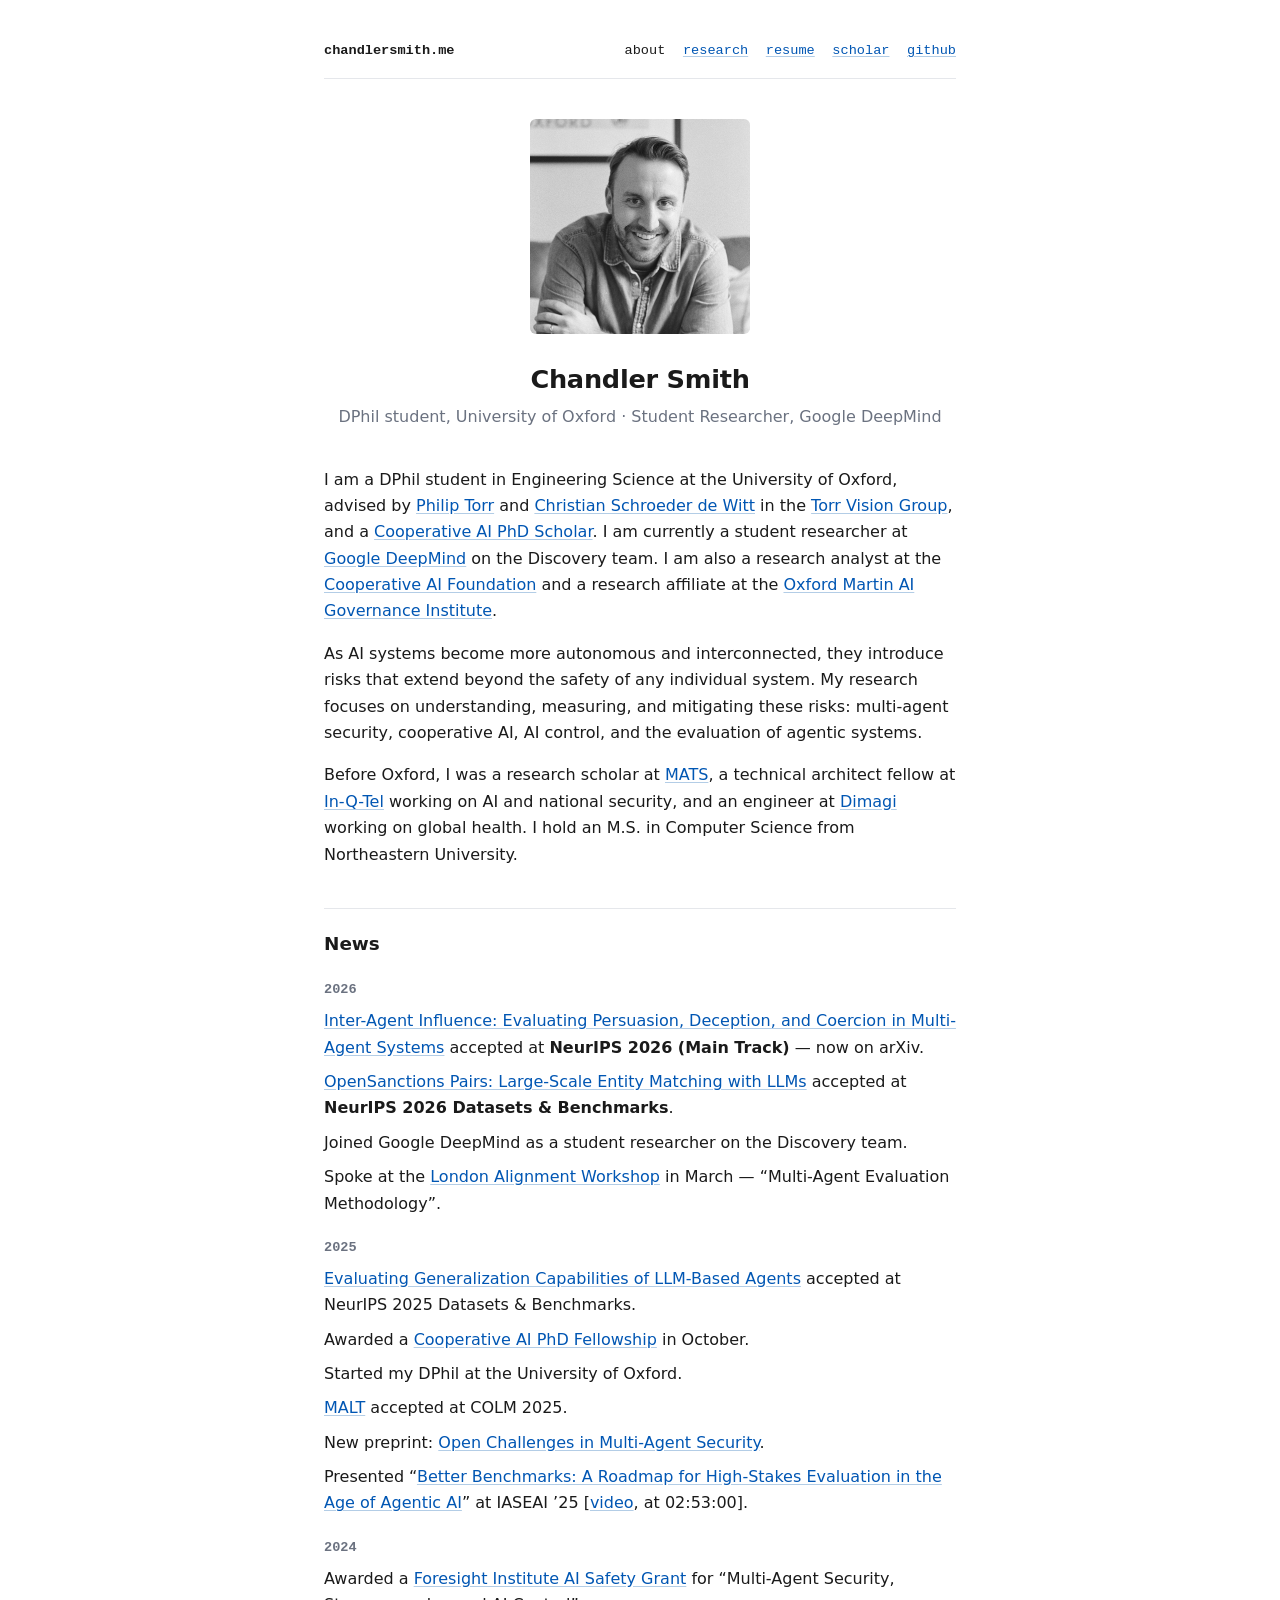
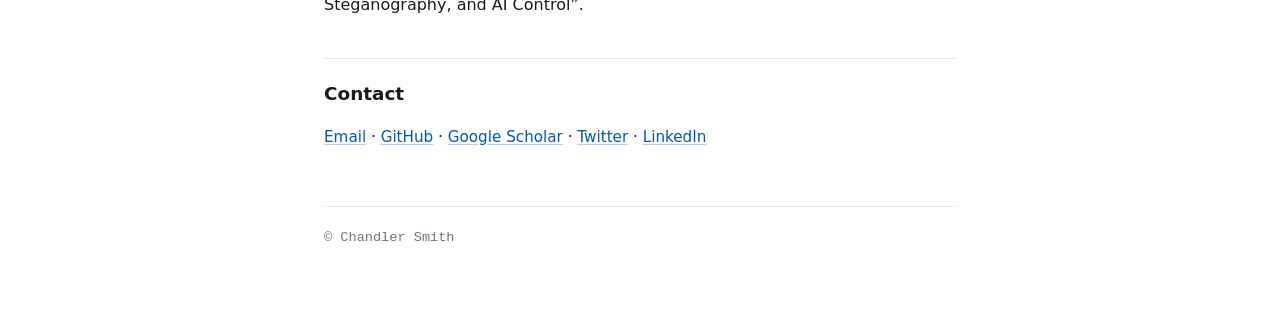
<file: index.html>
<!DOCTYPE html>
<html lang="en">
<head>
    <meta charset="UTF-8">
    <meta name="viewport" content="width=device-width, initial-scale=1.0">
    <title>Chandler Smith</title>
    <meta name="description" content="Chandler Smith is a DPhil student at the University of Oxford and a student researcher at Google DeepMind, working on multi-agent security, cooperative AI, and the evaluation of agentic systems.">
    <link rel="canonical" href="https://chandlersmith.me/">
    <meta property="og:title" content="Chandler Smith">
    <meta property="og:description" content="DPhil student at the University of Oxford and student researcher at Google DeepMind, working on multi-agent security, cooperative AI, and the evaluation of agentic systems.">
    <meta property="og:url" content="https://chandlersmith.me/">
    <meta property="og:image" content="https://chandlersmith.me/images/portrait.jpg">
    <meta name="twitter:card" content="summary">
    <link rel="icon" type="image/svg+xml" href="favicon.svg">
    <link rel="stylesheet" href="style.css">
</head>
<body>
    <nav>
        <a class="site-name" href="./">chandlersmith.me</a>
        <a class="active" href="./" aria-current="page">about</a>
        <a href="research.html">research</a>
        <a href="assets/chandler-smith-resume.pdf">resume</a>
        <a href="https://scholar.google.com/citations?user=MW32guUAAAAJ&amp;hl=en">scholar</a>
        <a href="https://github.com/chansmi">github</a>
    </nav>

    <img class="portrait" src="images/portrait.jpg" alt="Portrait of Chandler Smith" width="220" height="215">
    <h1>Chandler Smith</h1>
    <p class="role">DPhil student, University of Oxford &middot; Student Researcher, Google DeepMind</p>

    <p>I am a DPhil student in Engineering Science at the University of Oxford, advised by <a href="https://torrvision.com/index.html">Philip Torr</a> and <a href="https://www.schroederdewitt.com/">Christian Schroeder de Witt</a> in the <a href="https://torrvision.com/">Torr Vision Group</a>, and a <a href="https://www.cooperativeai.com/post/announcing-the-2025-cooperative-ai-phd-scholars">Cooperative AI PhD Scholar</a>. I am currently a student researcher at <a href="https://deepmind.google/">Google DeepMind</a> on the Discovery team. I am also a research analyst at the <a href="https://www.cooperativeai.com/">Cooperative AI Foundation</a> and a research affiliate at the <a href="https://aigi.ox.ac.uk/">Oxford Martin AI Governance Institute</a>.</p>

    <p>As AI systems become more autonomous and interconnected, they introduce risks that extend beyond the safety of any individual system. My research focuses on understanding, measuring, and mitigating these risks: multi-agent security, cooperative AI, AI control, and the evaluation of agentic systems.</p>

    <p>Before Oxford, I was a research scholar at <a href="https://www.matsprogram.org/">MATS</a>, a technical architect fellow at <a href="https://www.iqt.org/">In-Q-Tel</a> working on AI and national security, and an engineer at <a href="https://www.dimagi.com/">Dimagi</a> working on global health. I hold an M.S. in Computer Science from Northeastern University.</p>

    <h2>News</h2>
    <h3 class="news-year">2026</h3>
    <ul class="news">
        <li><a href="https://arxiv.org/abs/2611.04556">Inter-Agent Influence: Evaluating Persuasion, Deception, and Coercion in Multi-Agent Systems</a> accepted at <strong>NeurIPS 2026 (Main Track)</strong> &mdash; now on arXiv.</li>
        <li><a href="https://arxiv.org/abs/2603.11051">OpenSanctions Pairs: Large-Scale Entity Matching with LLMs</a> accepted at <strong>NeurIPS 2026 Datasets &amp; Benchmarks</strong>.</li>
        <li>Joined Google DeepMind as a student researcher on the Discovery team.</li>
        <li>Spoke at the <a href="https://www.far.ai/events/event-list/london-alignment-workshop-2026">London Alignment Workshop</a> in March &mdash; &ldquo;Multi-Agent Evaluation Methodology&rdquo;.</li>
    </ul>
    <h3 class="news-year">2025</h3>
    <ul class="news">
        <li><a href="https://arxiv.org/abs/2512.03318">Evaluating Generalization Capabilities of LLM-Based Agents</a> accepted at NeurIPS 2025 Datasets &amp; Benchmarks.</li>
        <li>Awarded a <a href="https://www.cooperativeai.com/post/announcing-the-2025-cooperative-ai-phd-scholars">Cooperative AI PhD Fellowship</a> in October.</li>
        <li>Started my DPhil at the University of Oxford.</li>
        <li><a href="https://arxiv.org/abs/2412.01928">MALT</a> accepted at COLM 2025.</li>
        <li>New preprint: <a href="https://arxiv.org/abs/2505.02077">Open Challenges in Multi-Agent Security</a>.</li>
        <li>Presented &ldquo;<a href="https://www.iaseai.org/conference/program/better-benchmarks-a-roadmap-for-high-stakes-evaluation-in-the-age-of-agentic-ai">Better Benchmarks: A Roadmap for High-Stakes Evaluation in the Age of Agentic AI</a>&rdquo; at IASEAI &rsquo;25 [<a href="https://oecdtv.webtv-solution.com/2e0655fe551f8acbae1b0047e936d9ef/or/video/iaseai_25_safe_ethical_ai_conference_plenary_.html">video</a>, at 02:53:00].</li>
    </ul>
    <h3 class="news-year">2024</h3>
    <ul class="news">
        <li>Awarded a <a href="https://foresight.org/technologies/computation-intelligent-cooperation/">Foresight Institute AI Safety Grant</a> for &ldquo;Multi-Agent Security, Steganography, and AI Control&rdquo;.</li>
    </ul>

    <h2>Contact</h2>
    <p class="contact"><a href="mailto:smith.18.chandler@gmail.com">Email</a> &middot; <a href="https://github.com/chansmi">GitHub</a> &middot; <a href="https://scholar.google.com/citations?user=MW32guUAAAAJ&amp;hl=en">Google Scholar</a> &middot; <a href="https://twitter.com/ChandlerDSmith">Twitter</a> &middot; <a href="https://www.linkedin.com/in/chandlerdsmith/">LinkedIn</a></p>

    <footer>&copy; Chandler Smith</footer>
</body>
</html>
</file>
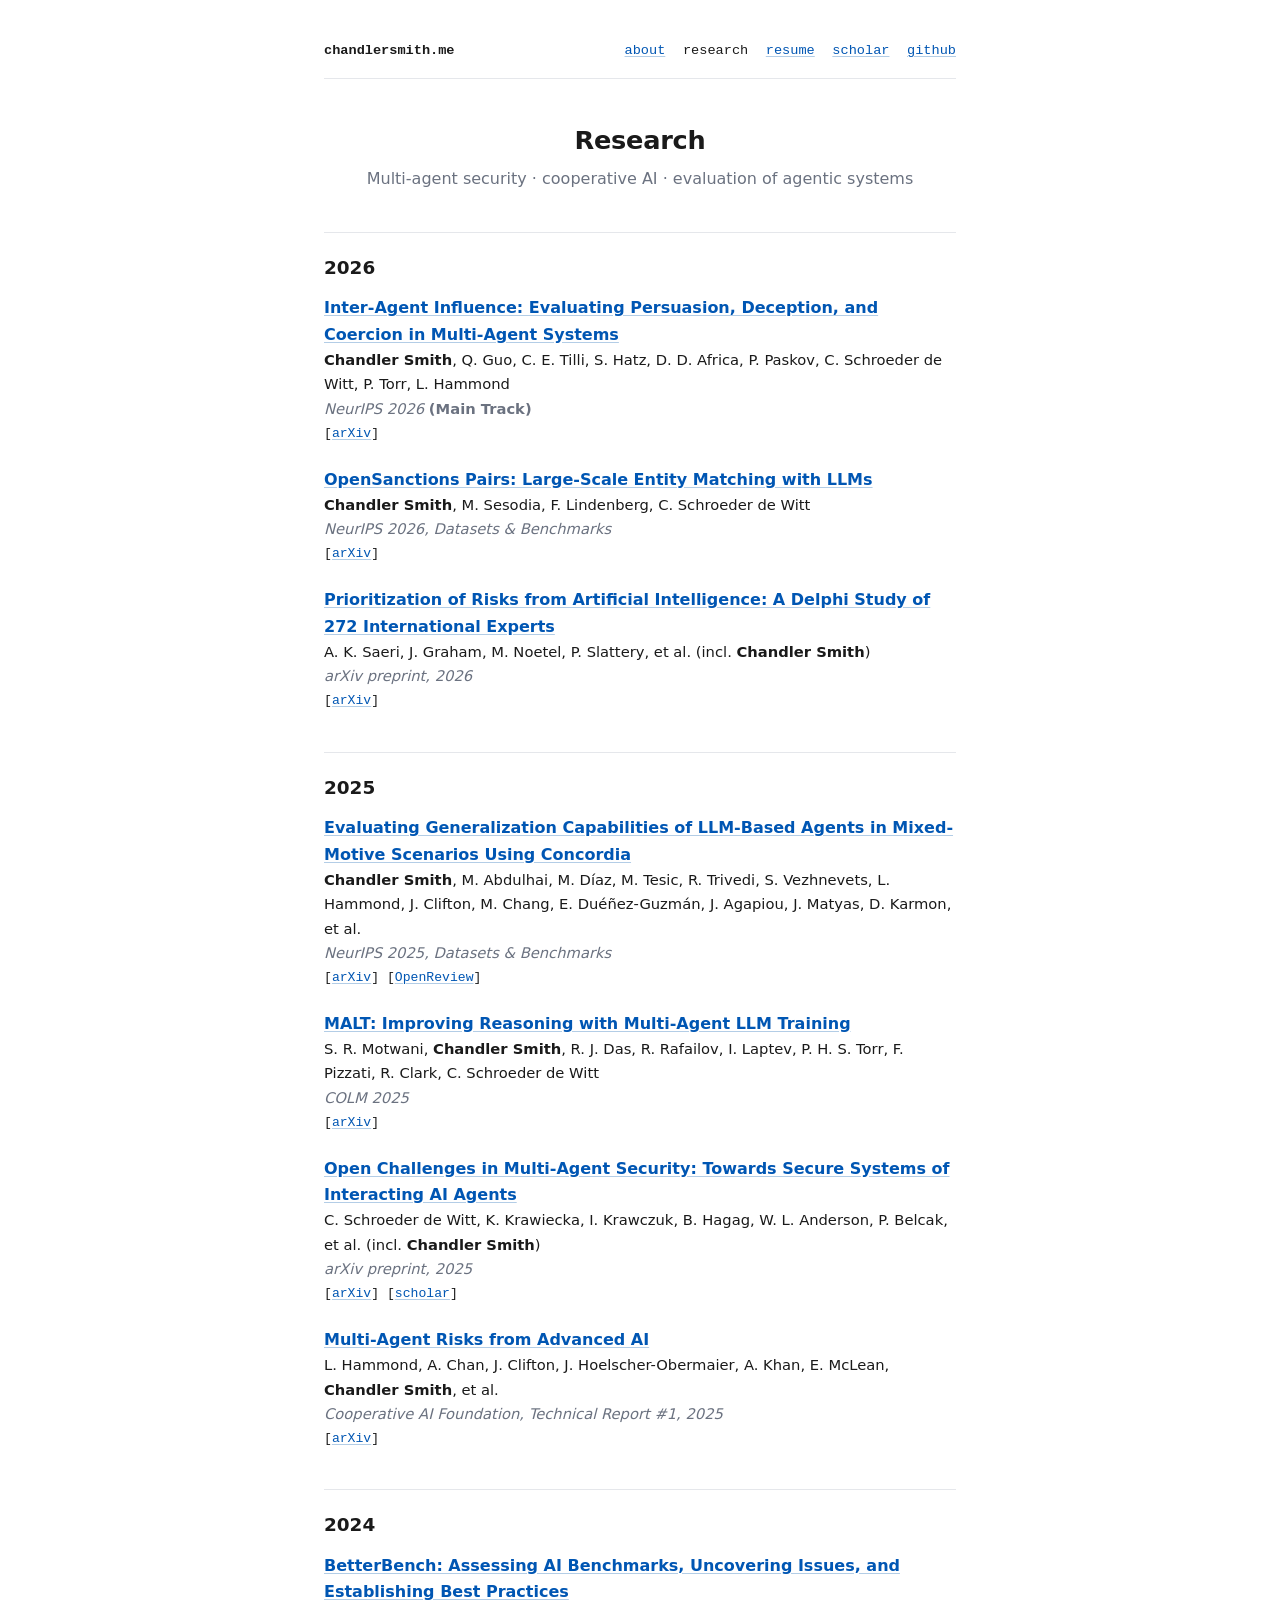
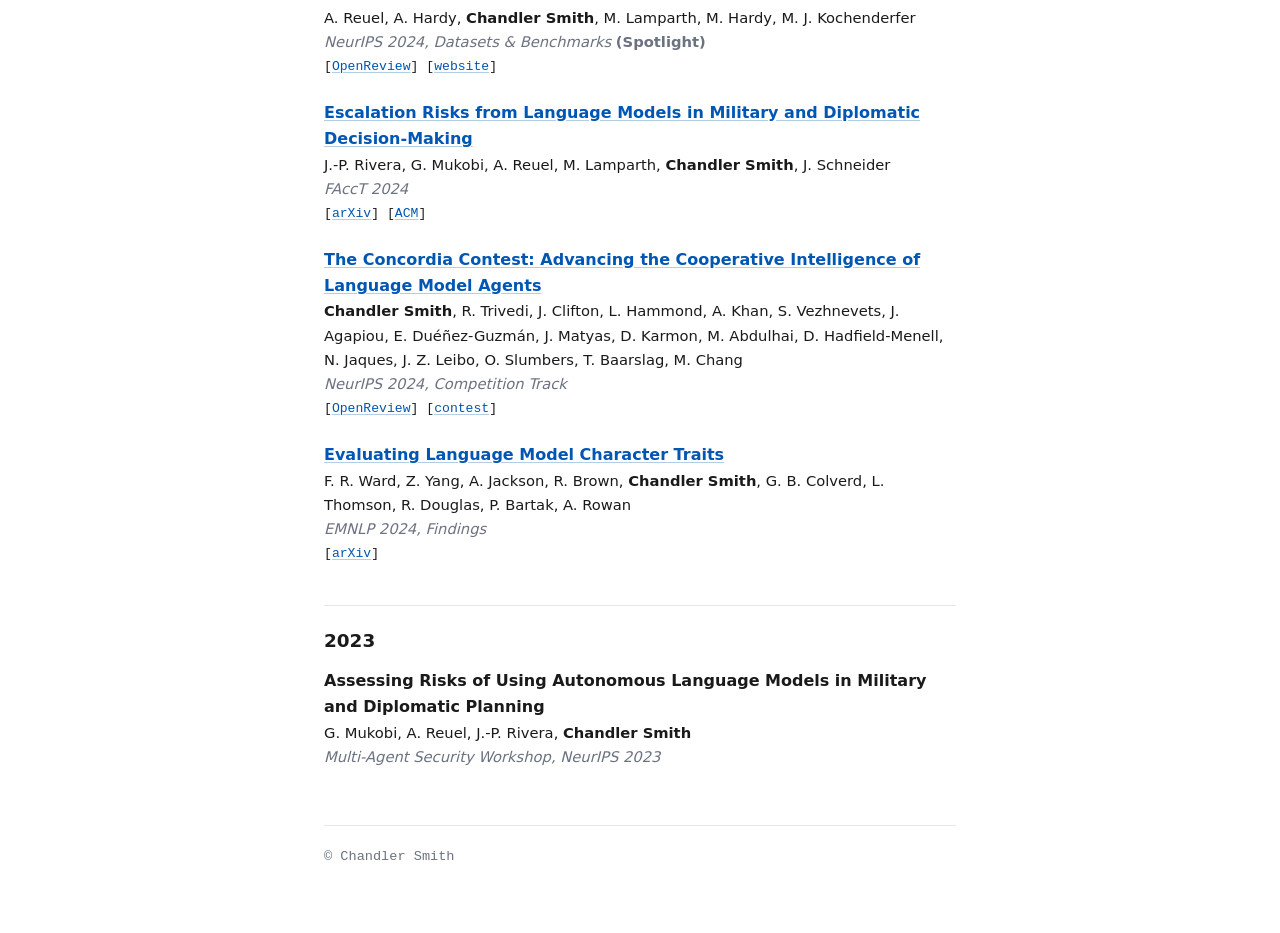
<file: research.html>
<!DOCTYPE html>
<html lang="en">
<head>
    <meta charset="UTF-8">
    <meta name="viewport" content="width=device-width, initial-scale=1.0">
    <title>Research — Chandler Smith</title>
    <meta name="description" content="Publications by Chandler Smith on multi-agent security, cooperative AI, AI control, and the evaluation of agentic systems.">
    <link rel="canonical" href="https://chandlersmith.me/research.html">
    <meta property="og:title" content="Research — Chandler Smith">
    <meta property="og:description" content="Publications on multi-agent security, cooperative AI, AI control, and the evaluation of agentic systems.">
    <meta property="og:url" content="https://chandlersmith.me/research.html">
    <meta property="og:image" content="https://chandlersmith.me/images/portrait.jpg">
    <meta name="twitter:card" content="summary">
    <link rel="icon" type="image/svg+xml" href="favicon.svg">
    <link rel="stylesheet" href="style.css">
</head>
<body>
    <nav>
        <a class="site-name" href="./">chandlersmith.me</a>
        <a href="./">about</a>
        <a class="active" href="research.html" aria-current="page">research</a>
        <a href="assets/chandler-smith-resume.pdf">resume</a>
        <a href="https://scholar.google.com/citations?user=MW32guUAAAAJ&amp;hl=en">scholar</a>
        <a href="https://github.com/chansmi">github</a>
    </nav>

    <h1>Research</h1>
    <p class="role">Multi-agent security &middot; cooperative AI &middot; evaluation of agentic systems</p>

    <h2>2026</h2>
    <ul class="pubs">
        <li>
            <span class="pub-title"><a href="https://arxiv.org/abs/2611.04556">Inter-Agent Influence: Evaluating Persuasion, Deception, and Coercion in Multi-Agent Systems</a></span>
            <span class="pub-authors"><b>Chandler Smith</b>, Q. Guo, C. E. Tilli, S. Hatz, D. D. Africa, P. Paskov, C. Schroeder de Witt, P. Torr, L. Hammond</span>
            <span class="pub-venue">NeurIPS 2026 <span class="pub-note">(Main Track)</span></span>
            <span class="pub-links">[<a href="https://arxiv.org/abs/2611.04556">arXiv</a>]</span>
        </li>
        <li>
            <span class="pub-title"><a href="https://arxiv.org/abs/2603.11051">OpenSanctions Pairs: Large-Scale Entity Matching with LLMs</a></span>
            <span class="pub-authors"><b>Chandler Smith</b>, M. Sesodia, F. Lindenberg, C. Schroeder de Witt</span>
            <span class="pub-venue">NeurIPS 2026, Datasets &amp; Benchmarks</span>
            <span class="pub-links">[<a href="https://arxiv.org/abs/2603.11051">arXiv</a>]</span>
        </li>
        <li>
            <span class="pub-title"><a href="https://arxiv.org/abs/2606.04490">Prioritization of Risks from Artificial Intelligence: A Delphi Study of 272 International Experts</a></span>
            <span class="pub-authors">A. K. Saeri, J. Graham, M. Noetel, P. Slattery, et al. (incl. <b>Chandler Smith</b>)</span>
            <span class="pub-venue">arXiv preprint, 2026</span>
            <span class="pub-links">[<a href="https://arxiv.org/abs/2606.04490">arXiv</a>]</span>
        </li>
    </ul>

    <h2>2025</h2>
    <ul class="pubs">
        <li>
            <span class="pub-title"><a href="https://arxiv.org/abs/2512.03318">Evaluating Generalization Capabilities of LLM-Based Agents in Mixed-Motive Scenarios Using Concordia</a></span>
            <span class="pub-authors"><b>Chandler Smith</b>, M. Abdulhai, M. Díaz, M. Tesic, R. Trivedi, S. Vezhnevets, L. Hammond, J. Clifton, M. Chang, E. Duéñez-Guzmán, J. Agapiou, J. Matyas, D. Karmon, et al.</span>
            <span class="pub-venue">NeurIPS 2025, Datasets &amp; Benchmarks</span>
            <span class="pub-links">[<a href="https://arxiv.org/abs/2512.03318">arXiv</a>] [<a href="https://openreview.net/pdf?id=yG4Fj0voJZ">OpenReview</a>]</span>
        </li>
        <li>
            <span class="pub-title"><a href="https://arxiv.org/abs/2412.01928">MALT: Improving Reasoning with Multi-Agent LLM Training</a></span>
            <span class="pub-authors">S. R. Motwani, <b>Chandler Smith</b>, R. J. Das, R. Rafailov, I. Laptev, P. H. S. Torr, F. Pizzati, R. Clark, C. Schroeder de Witt</span>
            <span class="pub-venue">COLM 2025</span>
            <span class="pub-links">[<a href="https://arxiv.org/abs/2412.01928">arXiv</a>]</span>
        </li>
        <li>
            <span class="pub-title"><a href="https://arxiv.org/abs/2505.02077">Open Challenges in Multi-Agent Security: Towards Secure Systems of Interacting AI Agents</a></span>
            <span class="pub-authors">C. Schroeder de Witt, K. Krawiecka, I. Krawczuk, B. Hagag, W. L. Anderson, P. Belcak, et al. (incl. <b>Chandler Smith</b>)</span>
            <span class="pub-venue">arXiv preprint, 2025</span>
            <span class="pub-links">[<a href="https://arxiv.org/abs/2505.02077">arXiv</a>] [<a href="https://scholar.google.com/citations?view_op=view_citation&amp;hl=en&amp;user=MW32guUAAAAJ&amp;citation_for_view=MW32guUAAAAJ:_kc_bZDykSQC">scholar</a>]</span>
        </li>
        <li>
            <span class="pub-title"><a href="https://arxiv.org/abs/2502.14143">Multi-Agent Risks from Advanced AI</a></span>
            <span class="pub-authors">L. Hammond, A. Chan, J. Clifton, J. Hoelscher-Obermaier, A. Khan, E. McLean, <b>Chandler Smith</b>, et al.</span>
            <span class="pub-venue">Cooperative AI Foundation, Technical Report #1, 2025</span>
            <span class="pub-links">[<a href="https://arxiv.org/abs/2502.14143">arXiv</a>]</span>
        </li>
    </ul>

    <h2>2024</h2>
    <ul class="pubs">
        <li>
            <span class="pub-title"><a href="https://openreview.net/forum?id=hcOq2buakM">BetterBench: Assessing AI Benchmarks, Uncovering Issues, and Establishing Best Practices</a></span>
            <span class="pub-authors">A. Reuel, A. Hardy, <b>Chandler Smith</b>, M. Lamparth, M. Hardy, M. J. Kochenderfer</span>
            <span class="pub-venue">NeurIPS 2024, Datasets &amp; Benchmarks <span class="pub-note">(Spotlight)</span></span>
            <span class="pub-links">[<a href="https://openreview.net/forum?id=hcOq2buakM">OpenReview</a>] [<a href="https://betterbench.stanford.edu/">website</a>]</span>
        </li>
        <li>
            <span class="pub-title"><a href="https://dl.acm.org/doi/10.1145/3630106.3658942">Escalation Risks from Language Models in Military and Diplomatic Decision-Making</a></span>
            <span class="pub-authors">J.-P. Rivera, G. Mukobi, A. Reuel, M. Lamparth, <b>Chandler Smith</b>, J. Schneider</span>
            <span class="pub-venue">FAccT 2024</span>
            <span class="pub-links">[<a href="https://arxiv.org/abs/2401.03408">arXiv</a>] [<a href="https://dl.acm.org/doi/10.1145/3630106.3658942">ACM</a>]</span>
        </li>
        <li>
            <span class="pub-title"><a href="https://openreview.net/forum?id=dfeFy1PSSw">The Concordia Contest: Advancing the Cooperative Intelligence of Language Model Agents</a></span>
            <span class="pub-authors"><b>Chandler Smith</b>, R. Trivedi, J. Clifton, L. Hammond, A. Khan, S. Vezhnevets, J. Agapiou, E. Duéñez-Guzmán, J. Matyas, D. Karmon, M. Abdulhai, D. Hadfield-Menell, N. Jaques, J. Z. Leibo, O. Slumbers, T. Baarslag, M. Chang</span>
            <span class="pub-venue">NeurIPS 2024, Competition Track</span>
            <span class="pub-links">[<a href="https://openreview.net/forum?id=dfeFy1PSSw">OpenReview</a>] [<a href="https://www.codabench.org/competitions/3888/">contest</a>]</span>
        </li>
        <li>
            <span class="pub-title"><a href="https://arxiv.org/abs/2410.04272">Evaluating Language Model Character Traits</a></span>
            <span class="pub-authors">F. R. Ward, Z. Yang, A. Jackson, R. Brown, <b>Chandler Smith</b>, G. B. Colverd, L. Thomson, R. Douglas, P. Bartak, A. Rowan</span>
            <span class="pub-venue">EMNLP 2024, Findings</span>
            <span class="pub-links">[<a href="https://arxiv.org/abs/2410.04272">arXiv</a>]</span>
        </li>
    </ul>

    <h2>2023</h2>
    <ul class="pubs">
        <li>
            <span class="pub-title">Assessing Risks of Using Autonomous Language Models in Military and Diplomatic Planning</span>
            <span class="pub-authors">G. Mukobi, A. Reuel, J.-P. Rivera, <b>Chandler Smith</b></span>
            <span class="pub-venue">Multi-Agent Security Workshop, NeurIPS 2023</span>
        </li>
    </ul>

    <footer>&copy; Chandler Smith</footer>
</body>
</html>
</file>
<file: style.css>
:root {
  --bg: #ffffff;
  --text: #1a1a1a;
  --muted: #6b7280;
  --link: #0056b3;
  --link-underline: #b3cde6;
  --rule: #e5e7eb;
  --mono: ui-monospace, "SF Mono", Menlo, Consolas, monospace;
}

@media (prefers-color-scheme: dark) {
  :root {
    --bg: #111417;
    --text: #e6e6e6;
    --muted: #9ca3af;
    --link: #7ab3e8;
    --link-underline: #3d5a75;
    --rule: #2a2f36;
  }
}

* {
  box-sizing: border-box;
}

body {
  margin: 0 auto;
  padding: 2.5rem 1.25rem 4rem;
  max-width: 42rem;
  background: var(--bg);
  color: var(--text);
  font-family: system-ui, -apple-system, "Segoe UI", Helvetica, Arial, sans-serif;
  font-size: 16px;
  line-height: 1.65;
}

a {
  color: var(--link);
  text-decoration: underline;
  text-decoration-color: var(--link-underline);
  text-underline-offset: 2px;
  transition: text-decoration-color 0.15s ease;
}

a:hover {
  text-decoration-color: var(--link);
}

nav {
  display: flex;
  flex-wrap: wrap;
  align-items: baseline;
  gap: 0.35rem 1.1rem;
  font-family: var(--mono);
  font-size: 0.85rem;
  padding-bottom: 1rem;
  border-bottom: 1px solid var(--rule);
  margin-bottom: 2.5rem;
}

nav .site-name {
  font-weight: 600;
  color: var(--text);
  text-decoration: none;
  margin-right: auto;
}

nav a.active {
  color: var(--text);
  text-decoration: none;
  pointer-events: none;
}

.portrait {
  display: block;
  margin: 0 auto 1.5rem;
  width: 220px;
  max-width: 100%;
  height: auto;
  border-radius: 6px;
}

h1 {
  font-size: 1.6rem;
  font-weight: 650;
  text-align: center;
  margin: 0 0 0.25rem;
  letter-spacing: -0.01em;
}

.role {
  text-align: center;
  color: var(--muted);
  margin: 0 0 2.25rem;
}

h2 {
  font-size: 1.15rem;
  font-weight: 650;
  margin: 2.5rem 0 0.75rem;
  padding-top: 1.25rem;
  border-top: 1px solid var(--rule);
}

/* News list */
.news-year {
  font-family: var(--mono);
  font-size: 0.85rem;
  font-weight: 600;
  color: var(--muted);
  margin: 1.25rem 0 0.4rem;
}

.news {
  list-style: none;
  padding: 0;
  margin: 0;
}

.news li {
  margin-bottom: 0.5rem;
}

/* Contact row */
.contact {
  font-size: 0.95rem;
}

/* Publications */
.pubs {
  list-style: none;
  padding: 0;
  margin: 0;
}

.pubs li {
  margin-bottom: 1.4rem;
}

.pubs li > span {
  display: block;
}

.pub-title {
  font-weight: 600;
}

.pub-authors {
  font-size: 0.92rem;
}

.pub-venue {
  font-size: 0.92rem;
  font-style: italic;
  color: var(--muted);
}

.pub-venue .pub-note {
  font-style: normal;
  font-weight: 600;
}

.pub-links {
  font-family: var(--mono);
  font-size: 0.82rem;
  margin-top: 0.1rem;
}

footer {
  margin-top: 3.5rem;
  padding-top: 1.25rem;
  border-top: 1px solid var(--rule);
  font-size: 0.85rem;
  color: var(--muted);
  font-family: var(--mono);
}

@media (max-width: 480px) {
  body {
    padding-top: 1.5rem;
  }

  nav .site-name {
    width: 100%;
  }

  .portrait {
    width: 180px;
  }
}
</file>
